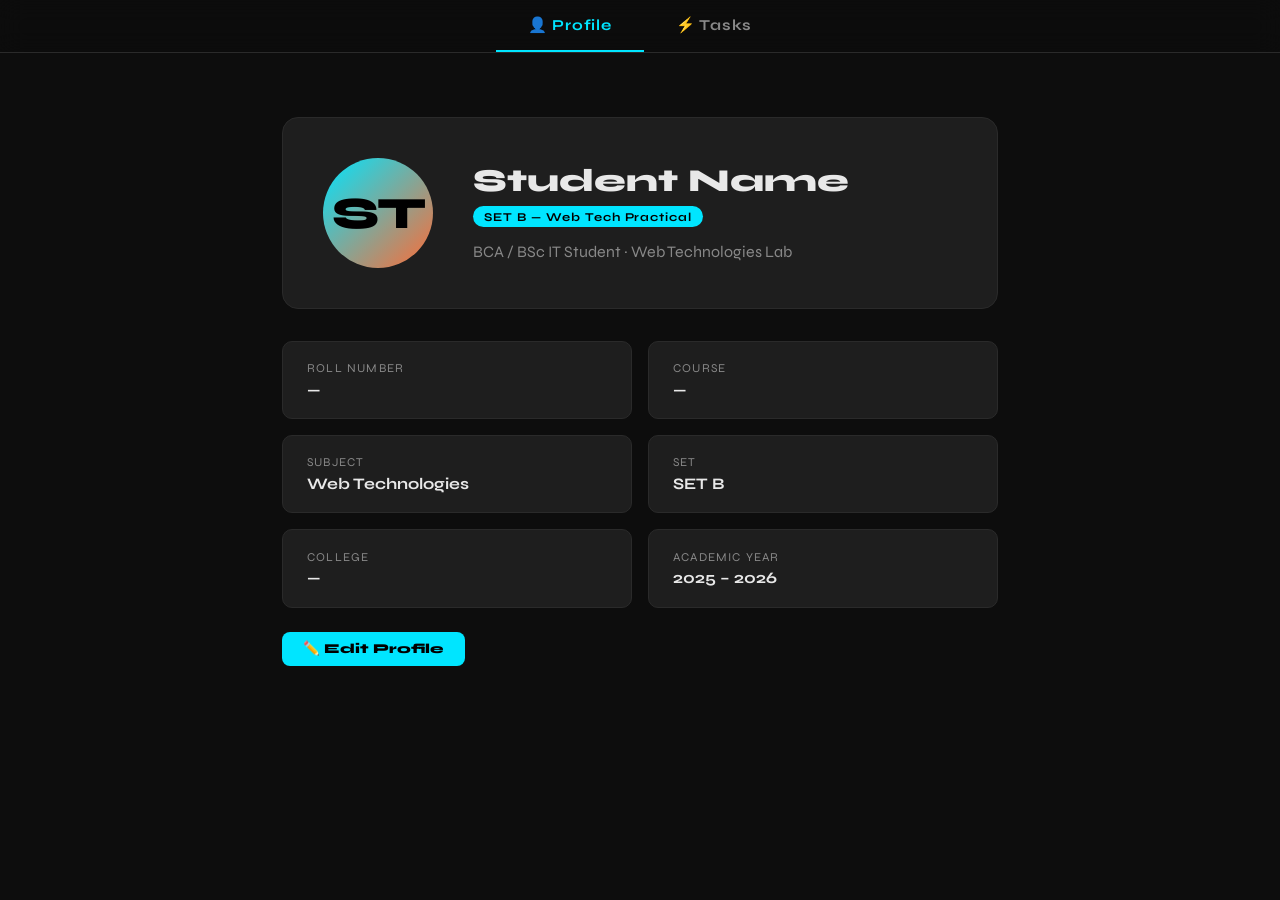
<file: index.html>
<!DOCTYPE html>
<html lang="en">
<head>
  <meta charset="UTF-8" />
  <meta name="viewport" content="width=device-width, initial-scale=1.0" />
  <title>Web Tech Practical – SET B</title>
  <link rel="stylesheet" href="style.css" />
</head>
<body>

<!-- ══════════════ NAVIGATION ══════════════ -->
<nav>
  <button class="active" onclick="showPage('profile', this)">👤 Profile</button>
  <button onclick="showPage('tasks', this)">⚡ Tasks</button>
</nav>

<!-- ══════════════════════════════════════════
     PROFILE PAGE
══════════════════════════════════════════ -->
<div id="profile-page" class="page active">

  <!-- ── VIEW MODE ── -->
  <div id="profile-view">
    <div class="profile-hero">
      <div class="avatar" id="view-avatar">ST</div>
      <div class="profile-info">
        <h1 id="view-name">Student Name</h1>
        <span class="tag">SET B — Web Tech Practical</span>
        <p id="view-bio">BCA / BSc IT Student · Web Technologies Lab</p>
      </div>
    </div>
    <div class="profile-grid">
      <div class="info-card"><div class="label">Roll Number</div><div class="value" id="view-roll">—</div></div>
      <div class="info-card"><div class="label">Course</div><div class="value" id="view-course">—</div></div>
      <div class="info-card"><div class="label">Subject</div><div class="value">Web Technologies</div></div>
      <div class="info-card"><div class="label">Set</div><div class="value">SET B</div></div>
      <div class="info-card"><div class="label">College</div><div class="value" id="view-college">—</div></div>
      <div class="info-card"><div class="label">Academic Year</div><div class="value" id="view-year">2025 – 2026</div></div>
    </div>
    <div style="margin-top:1.5rem">
      <button class="btn" onclick="editProfile()">✏️ Edit Profile</button>
    </div>
  </div>

  <!-- ── EDIT MODE ── -->
  <div id="profile-edit" style="display:none">
    <h2 style="margin-bottom:1.5rem;font-size:1.4rem">✏️ Edit Profile</h2>
    <div class="edit-form">
      <div class="edit-grid">
        <div class="field"><label>Full Name *</label><input id="e-name" type="text" placeholder="e.g. Rahul Sharma" /></div>
        <div class="field"><label>Roll Number *</label><input id="e-roll" type="text" placeholder="e.g. BCA2301" /></div>
        <div class="field"><label>Course *</label><input id="e-course" type="text" placeholder="e.g. BCA / BSc IT" /></div>
        <div class="field"><label>College *</label><input id="e-college" type="text" placeholder="e.g. ABC College of Science" /></div>
        <div class="field"><label>Academic Year</label><input id="e-year" type="text" placeholder="e.g. 2025 – 2026" /></div>
        <div class="field"><label>Bio / Description</label><input id="e-bio" type="text" placeholder="e.g. Passionate about web development" /></div>
      </div>
      <div style="margin-top:1.2rem;display:flex;gap:.8rem;flex-wrap:wrap">
        <button class="btn" onclick="saveProfile()">💾 Save Profile</button>
        <button class="btn sec" onclick="cancelEdit()">Cancel</button>
      </div>
      <div id="profile-msg" style="margin-top:.8rem;font-size:.9rem"></div>
    </div>
  </div>

</div>

<!-- ══════════════════════════════════════════
     TASKS PAGE
══════════════════════════════════════════ -->
<div id="tasks-page" class="page">
  <h2>⚡ SET B — 30 JavaScript Tasks</h2>

  <!-- Task button grid (built by JS) -->
  <div class="task-grid" id="task-grid"></div>

  <!-- ── TASK 1 ── -->
  <div class="task-section" id="task1">
    <div class="task-header"><span class="task-num">01</span><span class="task-desc">Reverse words in a sentence</span></div>
    <div class="task-body">
      <div class="row">
        <input id="t1in" type="text" placeholder="Enter a sentence..." />
        <button class="btn" onclick="t1()">Run</button>
      </div>
      <div class="output" id="t1out">Output appears here</div>
    </div>
  </div>

  <!-- ── TASK 2 ── -->
  <div class="task-section" id="task2">
    <div class="task-header"><span class="task-num">02</span><span class="task-desc">Extract first and last character from a string</span></div>
    <div class="task-body">
      <div class="row">
        <input id="t2in" type="text" placeholder="Enter a string..." />
        <button class="btn" onclick="t2()">Run</button>
      </div>
      <div class="output" id="t2out">Output appears here</div>
    </div>
  </div>

  <!-- ── TASK 3 ── -->
  <div class="task-section" id="task3">
    <div class="task-header"><span class="task-num">03</span><span class="task-desc">Find longest word from sentence</span></div>
    <div class="task-body">
      <div class="row">
        <input id="t3in" type="text" placeholder="Enter a sentence..." />
        <button class="btn" onclick="t3()">Run</button>
      </div>
      <div class="output" id="t3out">Output appears here</div>
    </div>
  </div>

  <!-- ── TASK 4 ── -->
  <div class="task-section" id="task4">
    <div class="task-header"><span class="task-num">04</span><span class="task-desc">Convert string to Title Case</span></div>
    <div class="task-body">
      <div class="row">
        <input id="t4in" type="text" placeholder="enter your text here..." />
        <button class="btn" onclick="t4()">Run</button>
      </div>
      <div class="output" id="t4out">Output appears here</div>
    </div>
  </div>

  <!-- ── TASK 5 ── -->
  <div class="task-section" id="task5">
    <div class="task-header"><span class="task-num">05</span><span class="task-desc">Replace a word in a string</span></div>
    <div class="task-body">
      <div class="field"><label>Original sentence</label><input id="t5in" type="text" placeholder="The quick brown fox" /></div>
      <div class="row">
        <input id="t5old" type="text" placeholder="Word to replace" />
        <input id="t5new" type="text" placeholder="New word" />
        <button class="btn" onclick="t5()">Replace</button>
      </div>
      <div class="output" id="t5out">Output appears here</div>
    </div>
  </div>

  <!-- ── TASK 6 ── -->
  <div class="task-section" id="task6">
    <div class="task-header"><span class="task-num">06</span><span class="task-desc">Count vowels in a string</span></div>
    <div class="task-body">
      <div class="row">
        <input id="t6in" type="text" placeholder="Enter a string..." />
        <button class="btn" onclick="t6()">Count</button>
      </div>
      <div class="output" id="t6out">Output appears here</div>
    </div>
  </div>

  <!-- ── TASK 7 ── -->
  <div class="task-section" id="task7">
    <div class="task-header"><span class="task-num">07</span><span class="task-desc">Create an array from user popup input</span></div>
    <div class="task-body">
      <button class="btn" onclick="t7()">Open Popup &amp; Build Array</button>
      <div class="output" id="t7out">Output appears here</div>
    </div>
  </div>

  <!-- ── TASK 8 ── -->
  <div class="task-section" id="task8">
    <div class="task-header"><span class="task-num">08</span><span class="task-desc">Display third element from array</span></div>
    <div class="task-body">
      <div class="row">
        <input id="t8in" type="text" placeholder="e.g. apple,banana,cherry,date" />
        <button class="btn" onclick="t8()">Get 3rd</button>
      </div>
      <div class="output" id="t8out">Output appears here</div>
    </div>
  </div>

  <!-- ── TASK 9 ── -->
  <div class="task-section" id="task9">
    <div class="task-header"><span class="task-num">09</span><span class="task-desc">Find last element from array (popup)</span></div>
    <div class="task-body">
      <button class="btn" onclick="t9()">Open Popup &amp; Find Last</button>
      <div class="output" id="t9out">Output appears here</div>
    </div>
  </div>

  <!-- ── TASK 10 ── -->
  <div class="task-section" id="task10">
    <div class="task-header"><span class="task-num">10</span><span class="task-desc">Find index of a given element in array</span></div>
    <div class="task-body">
      <div class="field"><label>Array (comma-separated)</label><input id="t10arr" type="text" placeholder="e.g. 10,20,30,40" /></div>
      <div class="row">
        <input id="t10el" type="text" placeholder="Element to find" />
        <button class="btn" onclick="t10()">Find Index</button>
      </div>
      <div class="output" id="t10out">Output appears here</div>
    </div>
  </div>

  <!-- ── TASK 11 ── -->
  <div class="task-section" id="task11">
    <div class="task-header"><span class="task-num">11</span><span class="task-desc">Apply map() to square each element</span></div>
    <div class="task-body">
      <div class="row">
        <input id="t11in" type="text" placeholder="e.g. 1,2,3,4,5" />
        <button class="btn" onclick="t11()">Square All</button>
      </div>
      <div class="output" id="t11out">Output appears here</div>
    </div>
  </div>

  <!-- ── TASK 12 ── -->
  <div class="task-section" id="task12">
    <div class="task-header"><span class="task-num">12</span><span class="task-desc">Sort array in ascending order</span></div>
    <div class="task-body">
      <div class="row">
        <input id="t12in" type="text" placeholder="e.g. 5,2,8,1,9" />
        <button class="btn" onclick="t12()">Sort</button>
      </div>
      <div class="output" id="t12out">Output appears here</div>
    </div>
  </div>

  <!-- ── TASK 13 ── -->
  <div class="task-section" id="task13">
    <div class="task-header"><span class="task-num">13</span><span class="task-desc">Use splice() to replace elements</span></div>
    <div class="task-body">
      <div class="field"><label>Array (comma-separated)</label><input id="t13arr" type="text" placeholder="e.g. a,b,c,d,e" /></div>
      <div class="row">
        <input id="t13idx" type="number" placeholder="Start index" style="width:130px" />
        <input id="t13cnt" type="number" placeholder="Delete count" style="width:130px" />
        <input id="t13new" type="text" placeholder="New items (comma-sep)" />
        <button class="btn" onclick="t13()">Splice</button>
      </div>
      <div class="output" id="t13out">Output appears here</div>
    </div>
  </div>

  <!-- ── TASK 14 ── -->
  <div class="task-section" id="task14">
    <div class="task-header"><span class="task-num">14</span><span class="task-desc">Use splice() to delete + insert simultaneously</span></div>
    <div class="task-body">
      <div class="field"><label>Array (comma-separated)</label><input id="t14arr" type="text" placeholder="e.g. 10,20,30,40,50" /></div>
      <div class="row">
        <input id="t14idx" type="number" placeholder="Index" style="width:100px" />
        <input id="t14del" type="number" placeholder="Delete count" style="width:130px" />
        <input id="t14ins" type="text" placeholder="Insert items" />
        <button class="btn" onclick="t14()">Run</button>
      </div>
      <div class="output" id="t14out">Output appears here</div>
    </div>
  </div>

  <!-- ── TASK 15 ── -->
  <div class="task-section" id="task15">
    <div class="task-header"><span class="task-num">15</span><span class="task-desc">Function: arithmetic operations based on user choice</span></div>
    <div class="task-body">
      <div class="row">
        <input id="t15a" type="number" placeholder="Number A" />
        <input id="t15b" type="number" placeholder="Number B" />
        <select id="t15op">
          <option value="+">Add (+)</option>
          <option value="-">Subtract (−)</option>
          <option value="*">Multiply (×)</option>
          <option value="/">Divide (÷)</option>
          <option value="%">Modulo (%)</option>
        </select>
        <button class="btn" onclick="t15()">Calculate</button>
      </div>
      <div class="output" id="t15out">Output appears here</div>
    </div>
  </div>

  <!-- ── TASK 16 ── -->
  <div class="task-section" id="task16">
    <div class="task-header"><span class="task-num">16</span><span class="task-desc">Function: calculate factorial</span></div>
    <div class="task-body">
      <div class="row">
        <input id="t16in" type="number" placeholder="Enter a number (0–20)" min="0" max="20" />
        <button class="btn" onclick="t16()">Factorial</button>
      </div>
      <div class="output" id="t16out">Output appears here</div>
    </div>
  </div>

  <!-- ── TASK 17 ── -->
  <div class="task-section" id="task17">
    <div class="task-header"><span class="task-num">17</span><span class="task-desc">Function: check even or odd</span></div>
    <div class="task-body">
      <div class="row">
        <input id="t17in" type="number" placeholder="Enter a number" />
        <button class="btn" onclick="t17()">Check</button>
      </div>
      <div class="output" id="t17out">Output appears here</div>
    </div>
  </div>

  <!-- ── TASK 18 ── -->
  <div class="task-section" id="task18">
    <div class="task-header"><span class="task-num">18</span><span class="task-desc">Function: find max of 3 numbers</span></div>
    <div class="task-body">
      <div class="row">
        <input id="t18a" type="number" placeholder="Num 1" />
        <input id="t18b" type="number" placeholder="Num 2" />
        <input id="t18c" type="number" placeholder="Num 3" />
        <button class="btn" onclick="t18()">Find Max</button>
      </div>
      <div class="output" id="t18out">Output appears here</div>
    </div>
  </div>

  <!-- ── TASK 19 ── -->
  <div class="task-section" id="task19">
    <div class="task-header"><span class="task-num">19</span><span class="task-desc">Function: sum of array values</span></div>
    <div class="task-body">
      <div class="row">
        <input id="t19in" type="text" placeholder="e.g. 5,10,15,20" />
        <button class="btn" onclick="t19()">Sum</button>
      </div>
      <div class="output" id="t19out">Output appears here</div>
    </div>
  </div>

  <!-- ── TASK 20 ── -->
  <div class="task-section" id="task20">
    <div class="task-header"><span class="task-num">20</span><span class="task-desc">Popup: allow only 10-digit input</span></div>
    <div class="task-body">
      <button class="btn" onclick="t20()">Open Popup</button>
      <div class="output" id="t20out">Output appears here</div>
    </div>
  </div>

  <!-- ── TASK 21 ── -->
  <div class="task-section" id="task21">
    <div class="task-header"><span class="task-num">21</span><span class="task-desc">Popup: detect numeric vs string and apply allowed operations</span></div>
    <div class="task-body">
      <button class="btn" onclick="t21()">Open Popup</button>
      <div class="output" id="t21out">Output appears here</div>
    </div>
  </div>

  <!-- ── TASK 22 ── -->
  <div class="task-section" id="task22">
    <div class="task-header"><span class="task-num">22</span><span class="task-desc">Validate: password minimum length rule</span></div>
    <div class="task-body">
      <div class="row">
        <input id="t22in" type="password" placeholder="Enter password (min 8 chars)" />
        <button class="btn" onclick="t22()">Validate</button>
      </div>
      <div class="output" id="t22out">Output appears here</div>
    </div>
  </div>

  <!-- ── TASK 23 ── -->
  <div class="task-section" id="task23">
    <div class="task-header"><span class="task-num">23</span><span class="task-desc">Validate: required field not empty</span></div>
    <div class="task-body">
      <div class="row">
        <input id="t23in" type="text" placeholder="Required field — try leaving empty" />
        <button class="btn" onclick="t23()">Validate</button>
      </div>
      <div class="output" id="t23out">Output appears here</div>
    </div>
  </div>

  <!-- ── TASK 24 ── -->
  <div class="task-section" id="task24">
    <div class="task-header"><span class="task-num">24</span><span class="task-desc">Signup form with submit / reset</span></div>
    <div class="task-body">
      <div class="field"><label>Full Name *</label><input id="f-name" type="text" placeholder="John Doe" /></div>
      <div class="field"><label>Email *</label><input id="f-email" type="email" placeholder="john@example.com" /></div>
      <div class="field"><label>Password *</label><input id="f-pass" type="password" placeholder="Min 8 characters" /></div>
      <div class="field"><label>Age</label><input id="f-age" type="number" placeholder="18" min="1" /></div>
      <div class="row" style="margin-top:.5rem">
        <button class="btn" onclick="formSubmit()">Submit</button>
        <button class="btn sec" onclick="formReset()">Reset</button>
      </div>
      <div id="form-err" style="color:#e74c3c;font-size:.85rem;margin-top:.5rem"></div>
    </div>
  </div>

  <!-- ── TASK 25 ── -->
  <div class="task-section" id="task25">
    <div class="task-header"><span class="task-num">25</span><span class="task-desc">Display form output in a table format</span></div>
    <div class="task-body">
      <div id="t25out"><em style="color:var(--muted)">Submit the form above to see results here.</em></div>
    </div>
  </div>

  <!-- ── TASK 26 ── -->
  <div class="task-section" id="task26">
    <div class="task-header"><span class="task-num">26</span><span class="task-desc">Clear output on reset</span></div>
    <div class="task-body">
      <p style="color:var(--muted);font-size:.9rem">The <strong style="color:var(--text)">Reset</strong> button in Task 24 clears the form AND removes the table in Task 25.</p>
      <button class="btn danger" onclick="formReset()" style="margin-top:.8rem">Clear Everything</button>
    </div>
  </div>

  <!-- ── TASK 27 ── -->
  <div class="task-section" id="task27">
    <div class="task-header"><span class="task-num">27</span><span class="task-desc">Create person object and update age using input</span></div>
    <div class="task-body">
      <p style="color:var(--muted);font-size:.85rem;margin-bottom:.8rem">
        Person: <code style="color:var(--accent)">{ name: "Alice", age: 25, city: "Mumbai" }</code>
      </p>
      <div class="row">
        <input id="t27age" type="number" placeholder="Enter new age" />
        <button class="btn" onclick="t27()">Update Age</button>
      </div>
      <div class="output" id="t27out">Object appears here after update</div>
    </div>
  </div>

  <!-- ── TASK 28 ── -->
  <div class="task-section" id="task28">
    <div class="task-header"><span class="task-num">28</span><span class="task-desc">Display object after update</span></div>
    <div class="task-body">
      <div id="t28out"><em style="color:var(--muted)">Update age in Task 27 to see the full object displayed here.</em></div>
    </div>
  </div>

  <!-- ── TASK 29 ── -->
  <div class="task-section" id="task29">
    <div class="task-header"><span class="task-num">29</span><span class="task-desc">Countdown timer using setInterval with Start / Pause / Reset</span></div>
    <div class="task-body">
      <div class="row">
        <input id="t29sec" type="number" placeholder="Seconds (e.g. 10)" min="1" style="max-width:200px" />
      </div>
      <div id="countdown-display">00</div>
      <div class="row" style="justify-content:center;gap:1rem">
        <button class="btn" onclick="timerStart()">▶ Start</button>
        <button class="btn sec" onclick="timerPause()">⏸ Pause</button>
        <button class="btn danger" onclick="timerReset()">↺ Reset</button>
      </div>
      <div class="output" id="t29out">Timer status appears here</div>
    </div>
  </div>

  <!-- ── TASK 30 ── -->
  <div class="task-section" id="task30">
    <div class="task-header"><span class="task-num">30</span><span class="task-desc">Hover event: change button style on mouse over</span></div>
    <div class="task-body" style="text-align:center;padding:2rem">
      <button id="hover-btn" onmouseover="hoverIn()" onmouseout="hoverOut()">Hover Over Me!</button>
      <div class="output" id="t30out" style="margin-top:1.2rem">Hover status appears here</div>
    </div>
  </div>

</div><!-- end #tasks-page -->

<script src="script.js"></script>
</body>
</html>
</file>
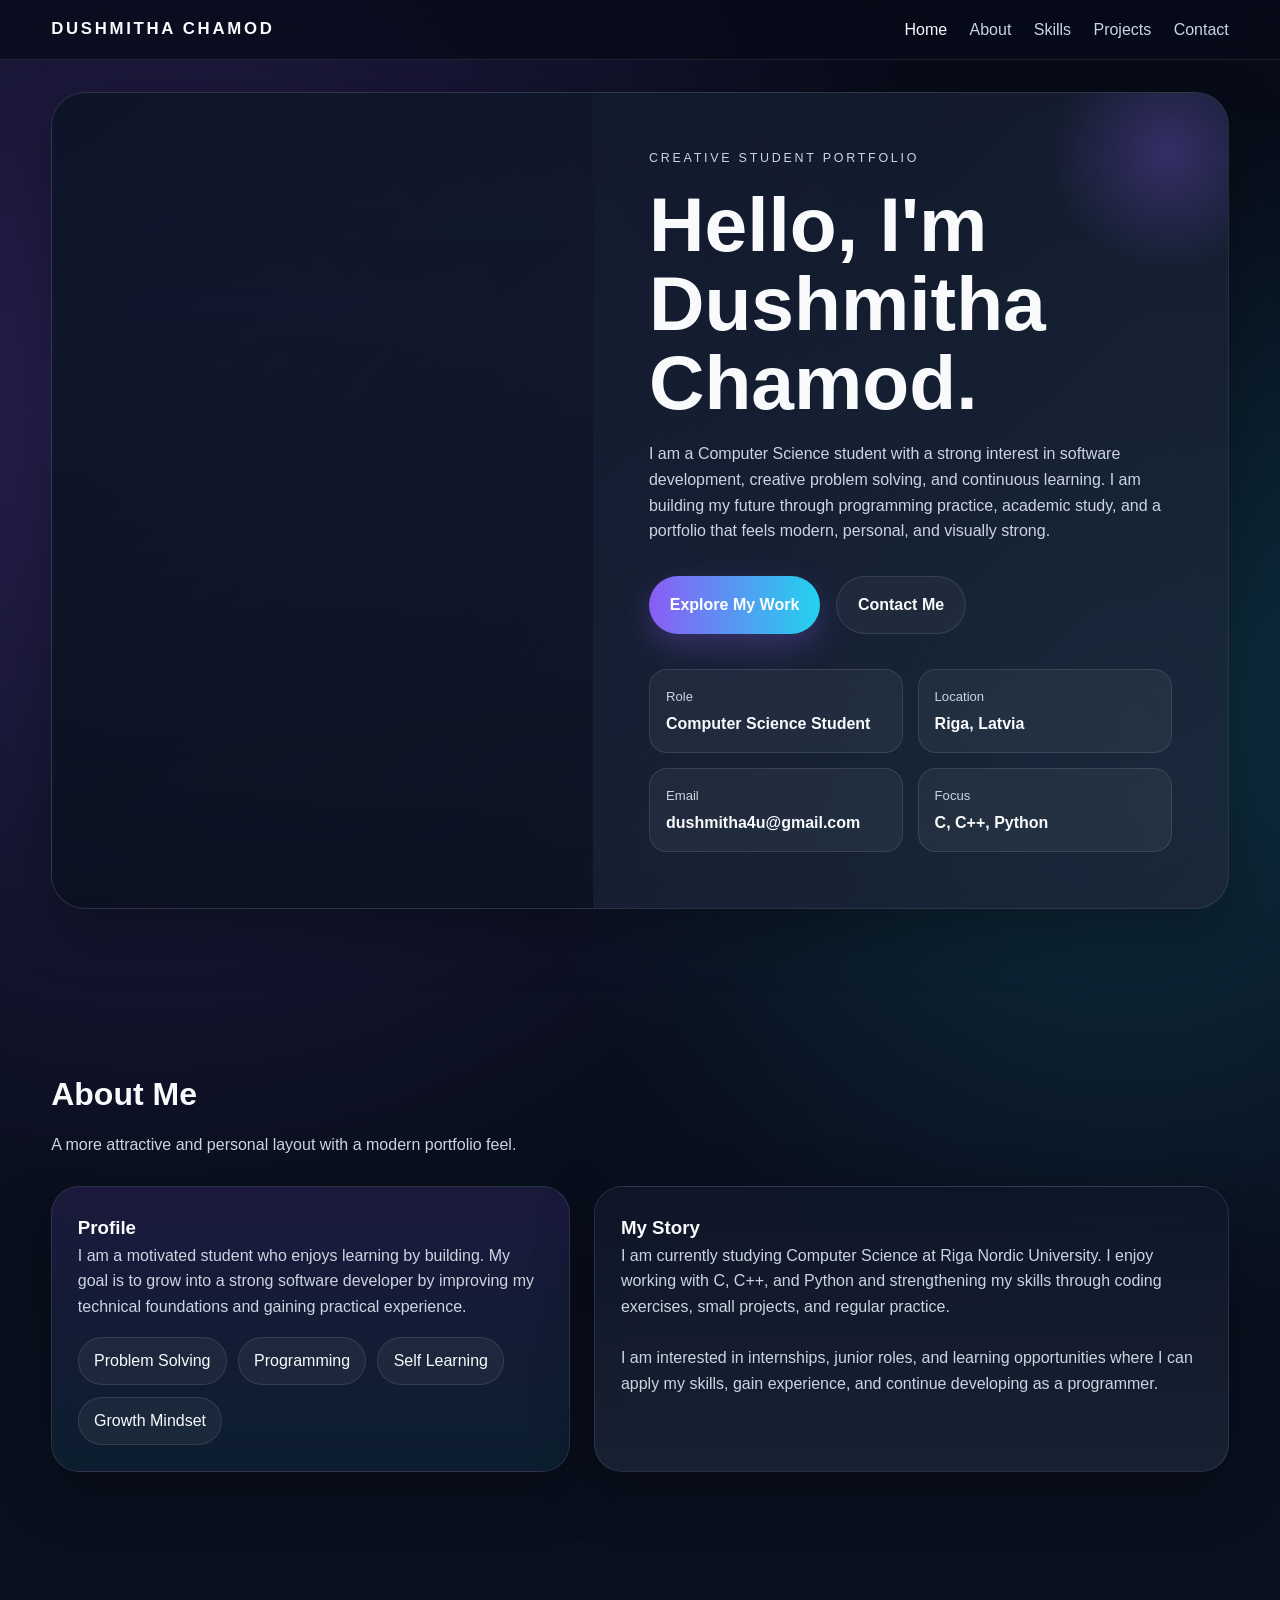
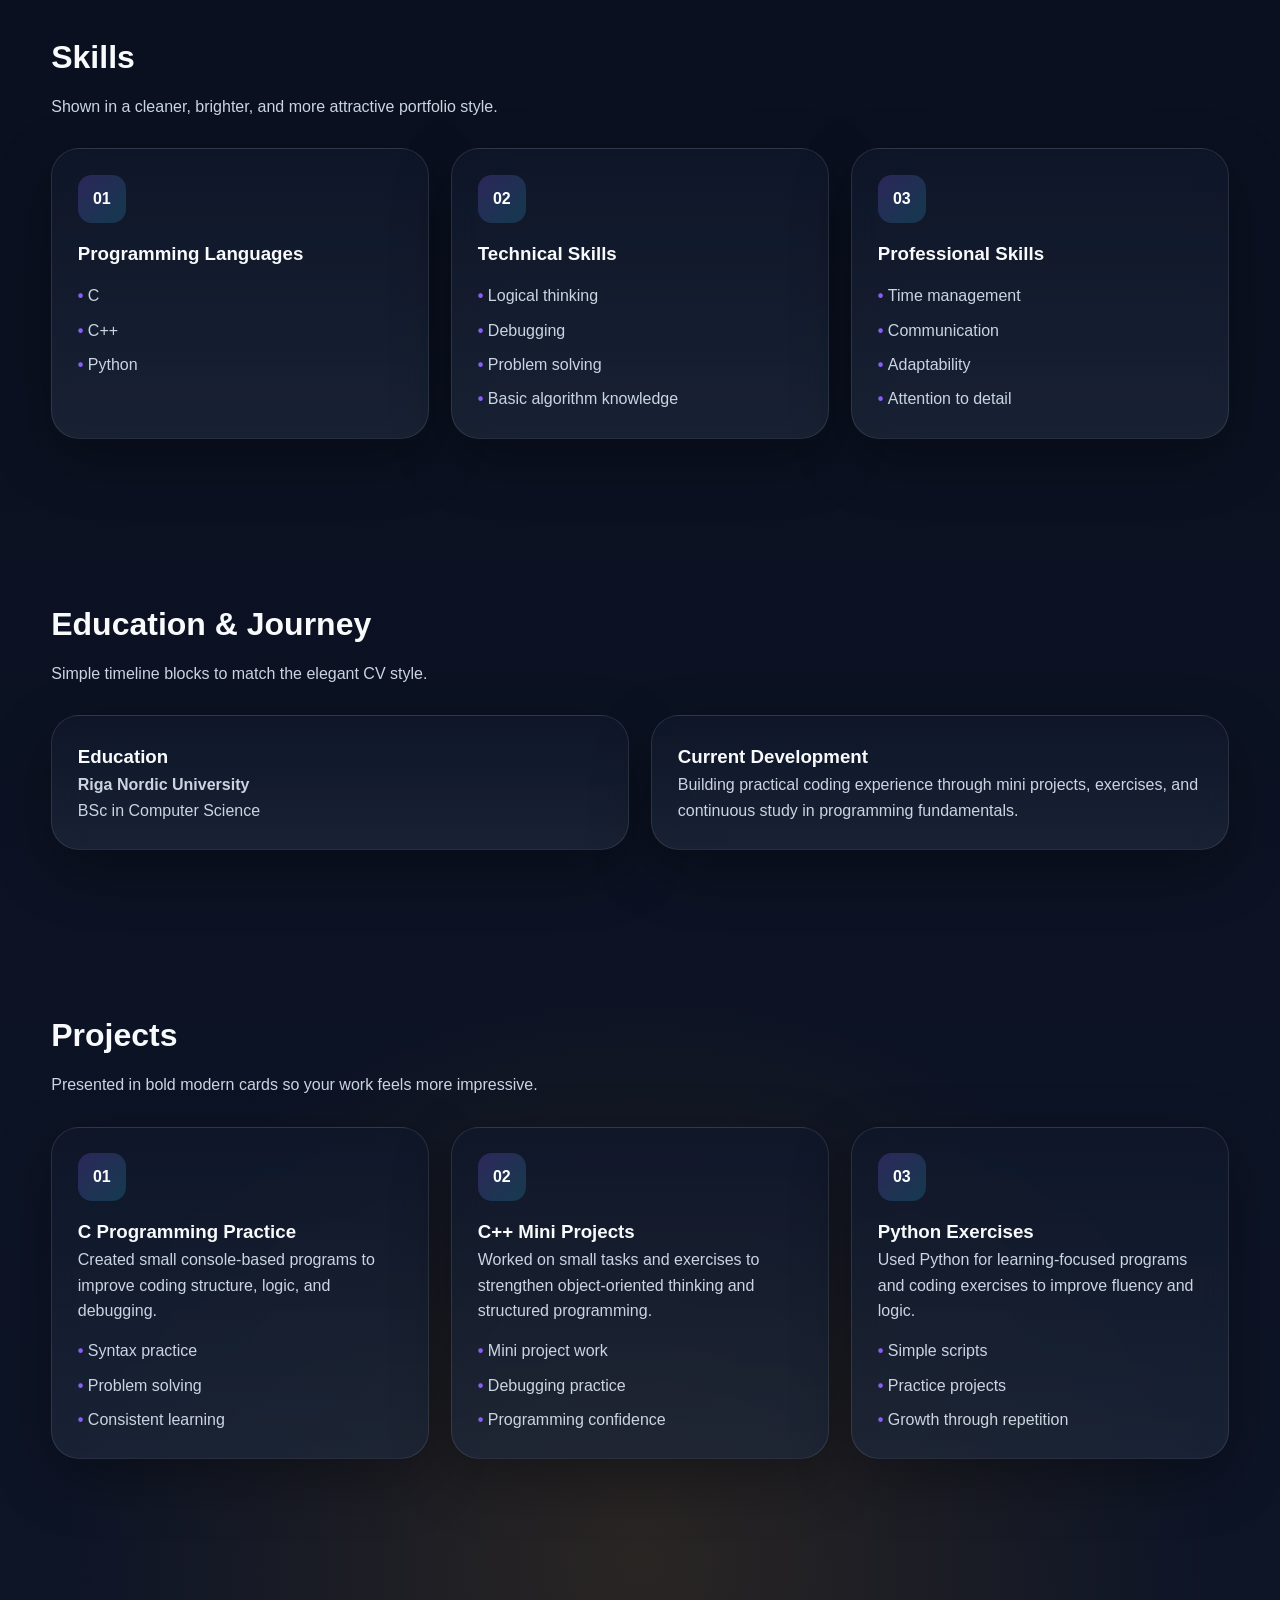
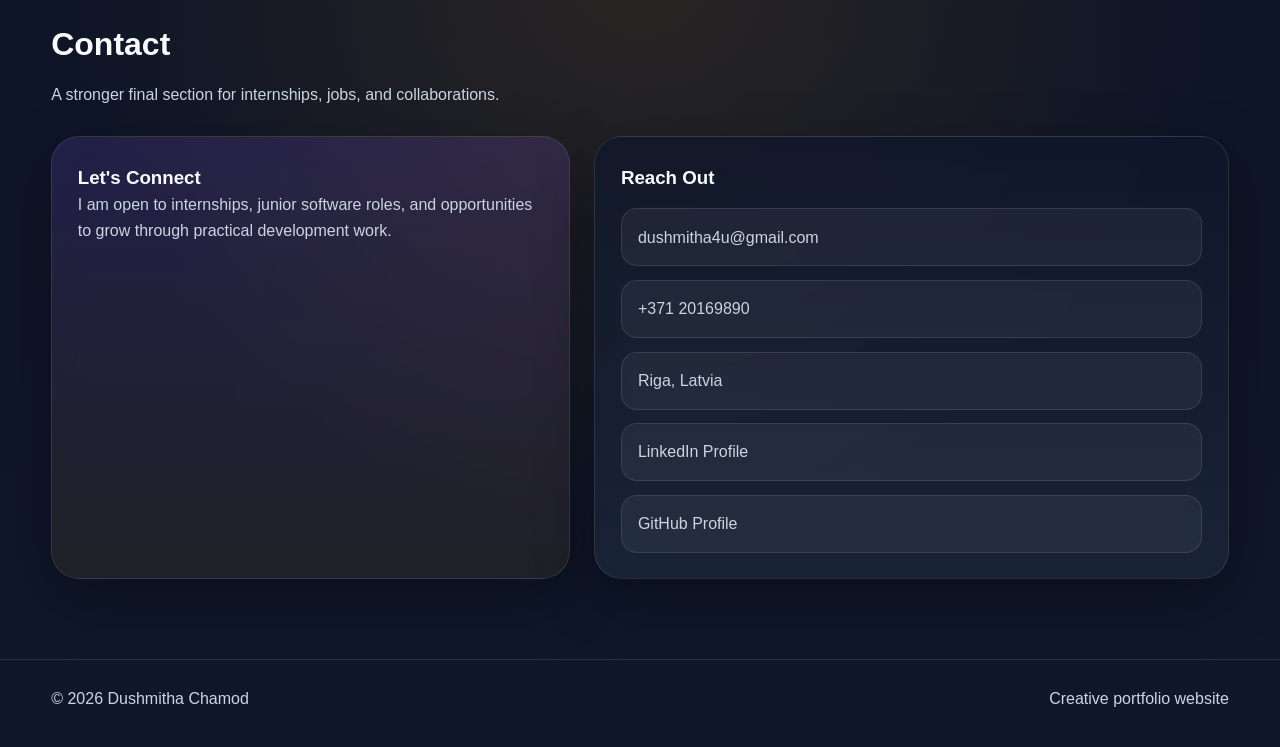
<file: sample.html>
<!DOCTYPE html>
<html lang="en">
  <head>
    <meta charset="UTF-8" />
    <meta name="viewport" content="width=device-width, initial-scale=1.0" />
    <title>Dushmitha Chamod | Creative Portfolio</title>
    <style>
      :root {
        --bg: #070b18;
        --bg-soft: #0f172a;
        --panel: rgba(15, 23, 42, 0.78);
        --panel-2: rgba(30, 41, 59, 0.72);
        --text: #f8fafc;
        --muted: #cbd5e1;
        --accent: #8b5cf6;
        --accent-2: #22d3ee;
        --accent-3: #f59e0b;
        --border: rgba(255, 255, 255, 0.1);
        --shadow: 0 20px 60px rgba(0, 0, 0, 0.32);
        --max-width: 1180px;
      }

      * {
        box-sizing: border-box;
        margin: 0;
        padding: 0;
      }

      html {
        scroll-behavior: smooth;
      }

      body {
        font-family: Arial, sans-serif;
        background:
          radial-gradient(circle at 12% 10%, rgba(139, 92, 246, 0.25), transparent 22%),
          radial-gradient(circle at 88% 18%, rgba(34, 211, 238, 0.18), transparent 18%),
          radial-gradient(circle at 50% 80%, rgba(245, 158, 11, 0.12), transparent 18%),
          linear-gradient(180deg, var(--bg) 0%, var(--bg-soft) 100%);
        color: var(--text);
        line-height: 1.6;
      }

      a {
        color: inherit;
        text-decoration: none;
      }

      img {
        max-width: 100%;
        display: block;
      }

      .container {
        width: min(92%, var(--max-width));
        margin: 0 auto;
      }

      header {
        position: sticky;
        top: 0;
        z-index: 1000;
        background: rgba(7, 11, 24, 0.72);
        backdrop-filter: blur(16px);
        border-bottom: 1px solid var(--border);
      }

      .nav {
        display: flex;
        justify-content: space-between;
        align-items: center;
        padding: 1rem 0;
      }

      .logo {
        font-size: 1.05rem;
        font-weight: 700;
        letter-spacing: 0.16em;
      }

      .nav-links {
        list-style: none;
        display: flex;
        gap: 1.4rem;
      }

      .nav-links a {
        color: var(--muted);
        transition: color 0.25s ease;
      }

      .nav-links a:hover,
      .nav-links a.active {
        color: var(--text);
      }

      .menu-toggle {
        display: none;
        border: 1px solid var(--border);
        background: transparent;
        color: var(--text);
        padding: 0.65rem 0.95rem;
        border-radius: 12px;
        cursor: pointer;
      }

      section {
        padding: 5rem 0;
      }

      .hero {
        padding: 2rem 0 5rem;
      }

      .hero-shell {
        background: linear-gradient(135deg, rgba(15, 23, 42, 0.9), rgba(30, 41, 59, 0.75));
        border: 1px solid var(--border);
        border-radius: 34px;
        box-shadow: var(--shadow);
        overflow: hidden;
        position: relative;
      }

      .hero-shell::before {
        content: "";
        position: absolute;
        width: 240px;
        height: 240px;
        border-radius: 50%;
        background: radial-gradient(circle, rgba(139, 92, 246, 0.28), transparent 70%);
        top: -60px;
        right: -60px;
      }

      .hero-grid {
        display: grid;
        grid-template-columns: 0.92fr 1.08fr;
        min-height: 720px;
      }

      .hero-image {
        position: relative;
        background:
          linear-gradient(rgba(8, 12, 28, 0.22), rgba(8, 12, 28, 0.34)),
          url("https://images.unsplash.com/photo-1517694712202-14dd9538aa97?auto=format&fit=crop&w=900&q=80")
            center/cover;
        min-height: 520px;
      }

      .hero-image::after {
        content: "";
        position: absolute;
        inset: 0;
        background: linear-gradient(180deg, transparent 25%, rgba(3, 7, 18, 0.35) 100%);
      }

      .hero-content {
        padding: 3.5rem;
        display: flex;
        flex-direction: column;
        justify-content: center;
        position: relative;
        z-index: 1;
      }

      .eyebrow {
        color: var(--accent-2);
        text-transform: uppercase;
        letter-spacing: 0.22em;
        font-size: 0.78rem;
        margin-bottom: 1rem;
      }

      h1 {
        font-size: clamp(2.8rem, 6vw, 5rem);
        line-height: 1.03;
        margin-bottom: 1.2rem;
        max-width: 580px;
      }

      .hero-content p,
      .section-text,
      .card p,
      .timeline p,
      .contact-item,
      .footer-text,
      .skill-card p,
      .project-card p,
      .contact-card p {
        color: var(--muted);
      }

      .hero-buttons {
        display: flex;
        flex-wrap: wrap;
        gap: 1rem;
        margin-top: 2rem;
      }

      .btn {
        display: inline-flex;
        align-items: center;
        justify-content: center;
        padding: 0.95rem 1.3rem;
        border-radius: 999px;
        font-weight: 700;
        transition: transform 0.2s ease, background 0.25s ease;
      }

      .btn:hover {
        transform: translateY(-2px);
      }

      .btn-primary {
        background: linear-gradient(90deg, var(--accent), var(--accent-2));
        color: white;
        box-shadow: 0 12px 30px rgba(139, 92, 246, 0.28);
      }

      .btn-primary:hover {
        background: linear-gradient(90deg, #7c3aed, #06b6d4);
      }

      .btn-secondary {
        background: rgba(255, 255, 255, 0.04);
        border: 1px solid var(--border);
      }

      .quick-info {
        margin-top: 2.2rem;
        display: grid;
        grid-template-columns: repeat(2, 1fr);
        gap: 0.9rem;
      }

      .quick-info div {
        padding: 1rem;
        background: rgba(255, 255, 255, 0.05);
        border: 1px solid var(--border);
        border-radius: 18px;
        backdrop-filter: blur(12px);
      }

      .label {
        display: block;
        font-size: 0.82rem;
        color: var(--muted);
        margin-bottom: 0.25rem;
      }

      .value {
        font-weight: 700;
        color: var(--text);
      }

      .section-head {
        margin-bottom: 1.8rem;
      }

      .section-title {
        font-size: 2rem;
        margin-bottom: 0.7rem;
      }

      .about-grid,
      .contact-grid {
        display: grid;
        grid-template-columns: 0.9fr 1.1fr;
        gap: 1.5rem;
      }

      .card,
      .timeline,
      .skill-card,
      .project-card,
      .contact-card {
        background: linear-gradient(180deg, rgba(15, 23, 42, 0.82), rgba(30, 41, 59, 0.7));
        border: 1px solid var(--border);
        border-radius: 28px;
        box-shadow: var(--shadow);
        backdrop-filter: blur(14px);
        padding: 1.6rem;
      }

      .side-card {
        background: linear-gradient(180deg, rgba(139, 92, 246, 0.14), rgba(34, 211, 238, 0.08));
      }

      .tag-wrap,
      .contact-list,
      .bullet-list {
        list-style: none;
      }

      .tag-wrap {
        display: flex;
        flex-wrap: wrap;
        gap: 0.7rem;
        margin-top: 1.1rem;
      }

      .tag-wrap li {
        padding: 0.65rem 0.95rem;
        background: rgba(255, 255, 255, 0.05);
        border: 1px solid var(--border);
        border-radius: 999px;
      }

      .skills-grid,
      .projects-grid,
      .timeline-grid {
        display: grid;
        gap: 1.4rem;
      }

      .skills-grid {
        grid-template-columns: repeat(3, 1fr);
      }

      .projects-grid {
        grid-template-columns: repeat(3, 1fr);
      }

      .timeline-grid {
        grid-template-columns: repeat(2, 1fr);
      }

      .skill-number,
      .project-number {
        width: 48px;
        height: 48px;
        border-radius: 14px;
        display: grid;
        place-items: center;
        background: linear-gradient(135deg, rgba(139, 92, 246, 0.24), rgba(34, 211, 238, 0.18));
        color: white;
        font-weight: 700;
        margin-bottom: 1rem;
      }

      .bullet-list {
        display: grid;
        gap: 0.55rem;
        margin-top: 0.9rem;
        color: var(--muted);
      }

      .bullet-list li::before {
        content: "• ";
        color: var(--accent);
        font-weight: 700;
      }

      .contact-card {
        background: linear-gradient(180deg, rgba(139, 92, 246, 0.16), rgba(245, 158, 11, 0.08));
      }

      .contact-list {
        display: grid;
        gap: 0.85rem;
        margin-top: 1rem;
      }

      .contact-item {
        display: block;
        padding: 0.95rem 1rem;
        background: rgba(255, 255, 255, 0.05);
        border: 1px solid var(--border);
        border-radius: 16px;
        transition: 0.25s ease;
      }

      .contact-item:hover {
        color: white;
        border-color: rgba(255, 255, 255, 0.22);
        transform: translateY(-2px);
      }

      footer {
        padding: 1.6rem 0 2.2rem;
        border-top: 1px solid var(--border);
      }

      .footer-row {
        display: flex;
        justify-content: space-between;
        gap: 1rem;
        flex-wrap: wrap;
      }

      .reveal {
        opacity: 0;
        transform: translateY(28px);
        transition: opacity 0.7s ease, transform 0.7s ease;
      }

      .reveal.show {
        opacity: 1;
        transform: translateY(0);
      }

      @media (max-width: 950px) {
        .hero-grid,
        .about-grid,
        .contact-grid,
        .skills-grid,
        .projects-grid,
        .timeline-grid {
          grid-template-columns: 1fr;
        }
      }

      @media (max-width: 700px) {
        .menu-toggle {
          display: inline-block;
        }

        .nav-links {
          position: absolute;
          top: 72px;
          right: 4%;
          width: 220px;
          display: none;
          flex-direction: column;
          padding: 1rem;
          background: #111827;
          border: 1px solid var(--border);
          border-radius: 16px;
        }

        .nav-links.open {
          display: flex;
        }

        .hero-content {
          padding: 2rem 1.4rem;
        }

        .quick-info {
          grid-template-columns: 1fr;
        }
      }
    </style>
  </head>
  <body>
    <header>
      <div class="container nav">
        <a href="#home" class="logo">DUSHMITHA CHAMOD</a>
        <button class="menu-toggle" id="menuToggle">Menu</button>
        <ul class="nav-links" id="navLinks">
          <li><a href="#home">Home</a></li>
          <li><a href="#about">About</a></li>
          <li><a href="#skills">Skills</a></li>
          <li><a href="#projects">Projects</a></li>
          <li><a href="#contact">Contact</a></li>
        </ul>
      </div>
    </header>

    <main>
      <section class="hero" id="home">
        <div class="container hero-shell reveal">
          <div class="hero-grid">
            <div class="hero-image"></div>
            <div class="hero-content">
              <p class="eyebrow">Creative Student Portfolio</p>
              <h1>Hello, I'm Dushmitha Chamod.</h1>
              <p>
                I am a Computer Science student with a strong interest in software
                development, creative problem solving, and continuous learning. I am
                building my future through programming practice, academic study, and a
                portfolio that feels modern, personal, and visually strong.
              </p>
              <div class="hero-buttons">
                <a href="#projects" class="btn btn-primary">Explore My Work</a>
                <a href="#contact" class="btn btn-secondary">Contact Me</a>
              </div>

              <div class="quick-info">
                <div>
                  <span class="label">Role</span>
                  <span class="value">Computer Science Student</span>
                </div>
                <div>
                  <span class="label">Location</span>
                  <span class="value">Riga, Latvia</span>
                </div>
                <div>
                  <span class="label">Email</span>
                  <span class="value">dushmitha4u@gmail.com</span>
                </div>
                <div>
                  <span class="label">Focus</span>
                  <span class="value">C, C++, Python</span>
                </div>
              </div>
            </div>
          </div>
        </div>
      </section>

      <section id="about">
        <div class="container">
          <div class="section-head reveal">
            <h2 class="section-title">About Me</h2>
            <p class="section-text">
              A more attractive and personal layout with a modern portfolio feel.
            </p>
          </div>

          <div class="about-grid">
            <div class="card side-card reveal">
              <h3>Profile</h3>
              <p>
                I am a motivated student who enjoys learning by building. My goal is to
                grow into a strong software developer by improving my technical
                foundations and gaining practical experience.
              </p>
              <ul class="tag-wrap">
                <li>Problem Solving</li>
                <li>Programming</li>
                <li>Self Learning</li>
                <li>Growth Mindset</li>
              </ul>
            </div>

            <div class="card reveal">
              <h3>My Story</h3>
              <p>
                I am currently studying Computer Science at Riga Nordic University. I
                enjoy working with C, C++, and Python and strengthening my skills
                through coding exercises, small projects, and regular practice.
              </p>
              <br />
              <p>
                I am interested in internships, junior roles, and learning
                opportunities where I can apply my skills, gain experience, and
                continue developing as a programmer.
              </p>
            </div>
          </div>
        </div>
      </section>

      <section id="skills">
        <div class="container">
          <div class="section-head reveal">
            <h2 class="section-title">Skills</h2>
            <p class="section-text">
              Shown in a cleaner, brighter, and more attractive portfolio style.
            </p>
          </div>

          <div class="skills-grid">
            <article class="skill-card reveal">
              <div class="skill-number">01</div>
              <h3>Programming Languages</h3>
              <ul class="bullet-list">
                <li>C</li>
                <li>C++</li>
                <li>Python</li>
              </ul>
            </article>

            <article class="skill-card reveal">
              <div class="skill-number">02</div>
              <h3>Technical Skills</h3>
              <ul class="bullet-list">
                <li>Logical thinking</li>
                <li>Debugging</li>
                <li>Problem solving</li>
                <li>Basic algorithm knowledge</li>
              </ul>
            </article>

            <article class="skill-card reveal">
              <div class="skill-number">03</div>
              <h3>Professional Skills</h3>
              <ul class="bullet-list">
                <li>Time management</li>
                <li>Communication</li>
                <li>Adaptability</li>
                <li>Attention to detail</li>
              </ul>
            </article>
          </div>
        </div>
      </section>

      <section>
        <div class="container">
          <div class="section-head reveal">
            <h2 class="section-title">Education & Journey</h2>
            <p class="section-text">
              Simple timeline blocks to match the elegant CV style.
            </p>
          </div>

          <div class="timeline-grid">
            <article class="timeline reveal">
              <h3>Education</h3>
              <p><strong>Riga Nordic University</strong></p>
              <p>BSc in Computer Science</p>
            </article>

            <article class="timeline reveal">
              <h3>Current Development</h3>
              <p>
                Building practical coding experience through mini projects, exercises,
                and continuous study in programming fundamentals.
              </p>
            </article>
          </div>
        </div>
      </section>

      <section id="projects">
        <div class="container">
          <div class="section-head reveal">
            <h2 class="section-title">Projects</h2>
            <p class="section-text">
              Presented in bold modern cards so your work feels more impressive.
            </p>
          </div>

          <div class="projects-grid">
            <article class="project-card reveal">
              <div class="project-number">01</div>
              <h3>C Programming Practice</h3>
              <p>
                Created small console-based programs to improve coding structure, logic,
                and debugging.
              </p>
              <ul class="bullet-list">
                <li>Syntax practice</li>
                <li>Problem solving</li>
                <li>Consistent learning</li>
              </ul>
            </article>

            <article class="project-card reveal">
              <div class="project-number">02</div>
              <h3>C++ Mini Projects</h3>
              <p>
                Worked on small tasks and exercises to strengthen object-oriented
                thinking and structured programming.
              </p>
              <ul class="bullet-list">
                <li>Mini project work</li>
                <li>Debugging practice</li>
                <li>Programming confidence</li>
              </ul>
            </article>

            <article class="project-card reveal">
              <div class="project-number">03</div>
              <h3>Python Exercises</h3>
              <p>
                Used Python for learning-focused programs and coding exercises to
                improve fluency and logic.
              </p>
              <ul class="bullet-list">
                <li>Simple scripts</li>
                <li>Practice projects</li>
                <li>Growth through repetition</li>
              </ul>
            </article>
          </div>
        </div>
      </section>

      <section id="contact">
        <div class="container">
          <div class="section-head reveal">
            <h2 class="section-title">Contact</h2>
            <p class="section-text">
              A stronger final section for internships, jobs, and collaborations.
            </p>
          </div>

          <div class="contact-grid">
            <div class="contact-card reveal">
              <h3>Let's Connect</h3>
              <p>
                I am open to internships, junior software roles, and opportunities to
                grow through practical development work.
              </p>
            </div>

            <div class="card reveal">
              <h3>Reach Out</h3>
              <ul class="contact-list">
                <li>
                  <a class="contact-item" href="mailto:dushmitha4u@gmail.com">
                    dushmitha4u@gmail.com
                  </a>
                </li>
                <li>
                  <a class="contact-item" href="tel:+37120169890">
                    +371 20169890
                  </a>
                </li>
                <li>
                  <div class="contact-item">Riga, Latvia</div>
                </li>
                <li>
                  <a
                    class="contact-item"
                    href="https://www.linkedin.com/in/dushmitha-chamod-921616194/"
                    target="_blank"
                    rel="noopener noreferrer"
                  >
                    LinkedIn Profile
                  </a>
                </li>
                <li>
                  <a
                    class="contact-item"
                    href="https://github.com/hgDush"
                    target="_blank"
                    rel="noopener noreferrer"
                  >
                    GitHub Profile
                  </a>
                </li>
              </ul>
            </div>
          </div>
        </div>
      </section>
    </main>

    <footer>
      <div class="container footer-row">
        <p class="footer-text">© <span id="year"></span> Dushmitha Chamod</p>
        <p class="footer-text">Creative portfolio website</p>
      </div>
    </footer>

    <script>
      const menuToggle = document.getElementById("menuToggle");
      const navLinks = document.getElementById("navLinks");
      const navAnchors = document.querySelectorAll(".nav-links a");
      const revealItems = document.querySelectorAll(".reveal");
      const sections = document.querySelectorAll("section[id]");

      menuToggle.addEventListener("click", () => {
        navLinks.classList.toggle("open");
      });

      navAnchors.forEach((link) => {
        link.addEventListener("click", () => {
          navLinks.classList.remove("open");
        });
      });

      const revealOnScroll = () => {
        revealItems.forEach((item) => {
          const top = item.getBoundingClientRect().top;
          const windowHeight = window.innerHeight;
          if (top < windowHeight - 70) {
            item.classList.add("show");
          }
        });
      };

      const setActiveLink = () => {
        let current = "";
        sections.forEach((section) => {
          const sectionTop = section.offsetTop - 140;
          const sectionHeight = section.offsetHeight;
          if (pageYOffset >= sectionTop && pageYOffset < sectionTop + sectionHeight) {
            current = section.getAttribute("id");
          }
        });

        navAnchors.forEach((link) => {
          link.classList.remove("active");
          if (link.getAttribute("href") === `#${current}`) {
            link.classList.add("active");
          }
        });
      };

      document.getElementById("year").textContent = new Date().getFullYear();

      window.addEventListener("scroll", () => {
        revealOnScroll();
        setActiveLink();
      });

      revealOnScroll();
      setActiveLink();
    </script>
  </body>
</html>
</file>
<file: style.css>
@import url('https://fonts.googleapis.com/css2?family=JetBrains+Mono:wght@400;700&family=Syne:wght@400;700;800&display=swap');

:root {
  --bg: #0d0d0d;
  --surface: #161616;
  --card: #1e1e1e;
  --border: #2a2a2a;
  --accent: #00e5ff;
  --accent2: #ff6b35;
  --text: #e8e8e8;
  --muted: #888;
  --radius: 10px;
}

* { box-sizing: border-box; margin: 0; padding: 0; }

body {
  font-family: 'Syne', sans-serif;
  background: var(--bg);
  color: var(--text);
  min-height: 100vh;
}

/* ── NAV ── */
nav {
  position: sticky; top: 0; z-index: 100;
  background: rgba(13,13,13,0.92);
  backdrop-filter: blur(12px);
  border-bottom: 1px solid var(--border);
  display: flex; justify-content: center;
}
nav button {
  background: none; border: none; color: var(--muted);
  font-family: 'Syne', sans-serif; font-size: .95rem; font-weight: 700;
  padding: 1rem 2rem; cursor: pointer; letter-spacing: .05em;
  border-bottom: 2px solid transparent; transition: all .2s;
}
nav button:hover, nav button.active {
  color: var(--accent); border-bottom-color: var(--accent);
}

/* ── PAGES ── */
.page { display: none; }
.page.active { display: block; }

/* ── PROFILE ── */
#profile-page {
  max-width: 780px; margin: 0 auto; padding: 4rem 2rem;
  animation: fadeUp .5s ease;
}
.profile-hero {
  display: flex; gap: 2.5rem; align-items: center;
  background: var(--card); border: 1px solid var(--border);
  border-radius: 16px; padding: 2.5rem; margin-bottom: 2rem;
}
.avatar {
  width: 110px; height: 110px; border-radius: 50%;
  background: linear-gradient(135deg, var(--accent), var(--accent2));
  display: flex; align-items: center; justify-content: center;
  font-size: 2.8rem; font-weight: 800; color: #000;
  flex-shrink: 0; letter-spacing: -2px;
}
.profile-info h1 { font-size: 2rem; font-weight: 800; }
.profile-info .tag {
  display: inline-block; background: var(--accent); color: #000;
  font-size: .75rem; font-weight: 700; padding: .2rem .7rem;
  border-radius: 99px; margin-top: .4rem; letter-spacing: .08em;
}
.profile-info p { color: var(--muted); margin-top: .8rem; line-height: 1.6; }
.profile-grid {
  display: grid; grid-template-columns: 1fr 1fr; gap: 1rem;
}
.info-card {
  background: var(--card); border: 1px solid var(--border);
  border-radius: var(--radius); padding: 1.2rem 1.5rem;
}
.info-card .label {
  font-size: .75rem; color: var(--muted); text-transform: uppercase;
  letter-spacing: .1em; margin-bottom: .3rem;
}
.info-card .value { font-size: 1rem; font-weight: 700; }

/* ── PROFILE EDIT FORM ── */
.edit-form {
  background: var(--card); border: 1px solid var(--border);
  border-radius: 16px; padding: 2rem;
}
.edit-grid {
  display: grid; grid-template-columns: 1fr 1fr; gap: 1rem;
}
@media (max-width: 600px) { .edit-grid { grid-template-columns: 1fr; } }

/* ── TASKS PAGE ── */
#tasks-page { padding: 2rem; max-width: 1100px; margin: 0 auto; animation: fadeUp .5s ease; }
#tasks-page h2 { font-size: 1.8rem; font-weight: 800; margin-bottom: 1.5rem; }

.task-grid {
  display: grid; grid-template-columns: repeat(auto-fill, minmax(220px, 1fr));
  gap: .8rem; margin-bottom: 3rem;
}
.task-btn {
  background: var(--card); border: 1px solid var(--border);
  color: var(--text); font-family: 'Syne', sans-serif;
  font-size: .82rem; font-weight: 700; padding: .75rem 1rem;
  border-radius: var(--radius); cursor: pointer; text-align: left;
  transition: all .18s; display: flex; align-items: center; gap: .6rem;
}
.task-btn:hover { border-color: var(--accent); color: var(--accent); transform: translateY(-2px); }
.task-btn .num {
  background: var(--border); color: var(--muted);
  font-family: 'JetBrains Mono', monospace; font-size: .75rem;
  padding: .15rem .45rem; border-radius: 4px; flex-shrink: 0;
}
.task-btn:hover .num { background: var(--accent); color: #000; }

/* ── TASK SECTIONS ── */
.task-section {
  background: var(--card); border: 1px solid var(--border);
  border-radius: 14px; margin-bottom: 1.5rem;
  scroll-margin-top: 80px; overflow: hidden;
}
.task-header {
  padding: 1.2rem 1.5rem; border-bottom: 1px solid var(--border);
  display: flex; align-items: center; gap: 1rem;
}
.task-num {
  background: var(--accent); color: #000;
  font-family: 'JetBrains Mono', monospace; font-weight: 700;
  font-size: .85rem; padding: .2rem .6rem; border-radius: 6px; flex-shrink: 0;
}
.task-desc { font-size: 1rem; font-weight: 700; }
.task-body { padding: 1.5rem; }

/* ── FORM CONTROLS ── */
input[type="text"], input[type="number"], input[type="password"],
input[type="email"], select, textarea {
  background: var(--bg); border: 1px solid var(--border);
  color: var(--text); font-family: 'JetBrains Mono', monospace;
  font-size: .9rem; padding: .55rem .9rem;
  border-radius: 8px; outline: none; transition: border-color .2s; width: 100%;
}
input:focus, select:focus, textarea:focus { border-color: var(--accent); }

.row { display: flex; gap: .6rem; align-items: center; flex-wrap: wrap; margin-bottom: .8rem; }
.row input, .row select { flex: 1; min-width: 140px; }

.btn {
  background: var(--accent); color: #000;
  font-family: 'Syne', sans-serif; font-weight: 800;
  font-size: .85rem; padding: .55rem 1.3rem;
  border: none; border-radius: 8px; cursor: pointer; transition: opacity .15s;
  white-space: nowrap;
}
.btn:hover { opacity: .85; }
.btn.sec   { background: var(--border); color: var(--text); }
.btn.danger{ background: #c0392b; color: #fff; }

.output {
  margin-top: .9rem; background: var(--bg); border: 1px solid var(--border);
  border-radius: 8px; padding: .8rem 1rem;
  font-family: 'JetBrains Mono', monospace; font-size: .88rem;
  min-height: 2.5rem; color: var(--accent); word-break: break-all;
}

label { font-size: .85rem; color: var(--muted); display: block; margin-bottom: .3rem; }
.field { margin-bottom: .9rem; }

table { width: 100%; border-collapse: collapse; margin-top: 1rem; }
th, td { border: 1px solid var(--border); padding: .5rem .8rem; text-align: left; font-size: .88rem; }
th { background: var(--border); color: var(--accent); font-family: 'JetBrains Mono', monospace; }

/* ── TASK 29 – Timer ── */
#countdown-display {
  font-family: 'JetBrains Mono', monospace;
  font-size: 3rem; font-weight: 700; color: var(--accent);
  text-align: center; margin: 1rem 0;
}

/* ── TASK 30 – Hover Button ── */
#hover-btn {
  padding: 1rem 2.5rem; border: 2px solid var(--accent);
  background: transparent; color: var(--accent);
  font-family: 'Syne', sans-serif; font-weight: 800;
  font-size: 1rem; border-radius: 10px; cursor: pointer; transition: all .25s;
}
#hover-btn:hover {
  background: var(--accent2); border-color: var(--accent2);
  color: #fff; transform: scale(1.08) rotate(-2deg);
  box-shadow: 0 0 24px var(--accent2);
}

@keyframes fadeUp {
  from { opacity: 0; transform: translateY(18px); }
  to   { opacity: 1; transform: translateY(0); }
}
</file>
